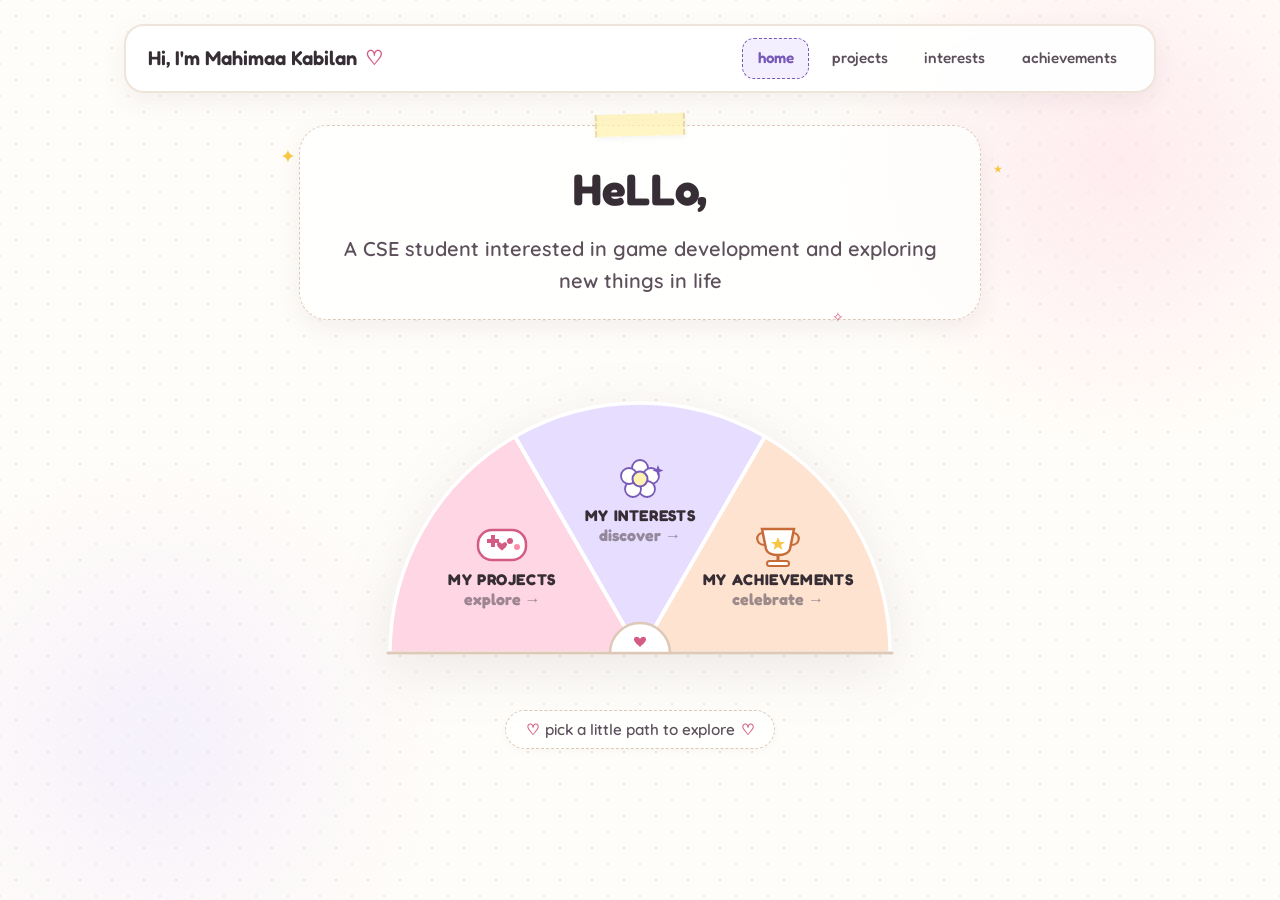
<file: index.html>
<!DOCTYPE html>
<html lang="en">

<head>
  <meta charset="UTF-8">
  <meta name="viewport" content="width=device-width, initial-scale=1.0">
  <title>maimaa's little world ♡ | Game Developer & Creative Explorer</title>
  <meta name="description"
    content="Welcome to Maimaa's portfolio! A computer science student and game developer creating playful, dreamy interactive experiences.">
  <link rel="stylesheet" href="css/style.css">
</head>

<body>

  <!-- Main Scrapbook Container -->
  <div class="page-container">

    <!-- Top Navigation Bar -->
    <header class="site-header">
      <nav class="nav-container" aria-label="Main Navigation">
        <a href="index.html" class="brand-title" aria-label="Maimaa's portfolio homepage">
          <span>Hi, I'm Mahimaa Kabilan</span>
          <span class="brand-heart" aria-hidden="true">♡</span>
        </a>

        <ul class="nav-links">
          <li><a href="index.html" class="active" aria-current="page">home</a></li>
          <li><a href="projects.html">projects</a></li>
          <li><a href="interests.html">interests</a></li>
          <li><a href="achievements.html">achievements</a></li>
        </ul>
      </nav>
    </header>

    <!-- Main Content Area -->
    <main>
      <!-- Hero Greeting Section -->
      <section class="hero-section" aria-labelledby="hero-title">
        <div class="greeting-card">
          <!-- Scrapbook Washi Tape Effect -->
          <div class="washi-tape" aria-hidden="true"></div>

          <!-- Decorative Floating Sparkles -->
          <span class="floating-star star-left" aria-hidden="true">✦</span>
          <span class="floating-star star-right" aria-hidden="true">⋆</span>
          <span class="floating-star star-mini" aria-hidden="true">✧</span>

          <h1 id="hero-title" class="hero-title">HeLLo,</h1>
          <p class="hero-subtitle">A CSE student interested in game development and exploring new things in life</p>
        </div>

        <!-- Semicircular Navigation Component -->
        <section class="semicircle-wrapper" aria-label="Interactive Portfolio Pathways">
          <div class="semicircle-svg-container">
            <svg class="semicircle-svg" viewBox="0 0 600 300" role="img" xmlns="http://www.w3.org/2000/svg"
              xmlns:xlink="http://www.w3.org/1999/xlink"
              aria-label="Semicircular navigation divided into three sections: My Projects, My Interests, and My Achievements">
              <defs>
                <!-- Drop Shadows and Filters -->
                <filter id="softGlow" x="-20%" y="-20%" width="140%" height="140%">
                  <feDropShadow dx="0" dy="6" stdDeviation="6" flood-color="#775AB8" flood-opacity="0.15" />
                </filter>
              </defs>

              <!-- ==============================================
                   SECTOR 1: MY PROJECTS (Left: 180° to 120°)
                   Pastel Pink
                   ============================================== -->
              <a href="projects.html" xlink:href="projects.html" class="sector-link sector-projects" role="link"
                aria-label="Navigate to My Projects: game development and creative code" tabindex="0">
                <!-- Semicircle Sector Path (R=250, Center=(300, 270)) -->
                <path class="sector-path" d="M 300 270 L 50 270 A 250 250 0 0 1 175 53.5 Z" />

                <!-- Game Controller Icon -->
                <g class="sector-icon" transform="translate(162, 162)">
                  <!-- Gamepad Body -->
                  <rect x="-24" y="-15" width="48" height="30" rx="14" fill="#FFFFFF" stroke="#D45B82"
                    stroke-width="2.5" />
                  <!-- D-Pad (Left) -->
                  <path
                    d="M -15 -6 L -11 -6 L -11 -10 L -7 -10 L -7 -6 L -3 -6 L -3 -2 L -7 -2 L -7 2 L -11 2 L -11 -2 L -15 -2 Z"
                    fill="#D45B82" />
                  <!-- Action Buttons (Right) -->
                  <circle cx="8" cy="-4" r="3" fill="#D45B82" />
                  <circle cx="15" cy="2" r="3" fill="#FF8BA7" />
                  <!-- Center Heart Badge -->
                  <path
                    d="M 0 -1 C -1.5 -3.5 -4.5 -3.5 -5 -1 C -5.5 1.5 -1.5 4 0 5.5 C 1.5 4 5.5 1.5 5 -1 C 4.5 -3.5 1.5 -3.5 0 -1 Z"
                    fill="#D45B82" />
                </g>

                <!-- Title & Arrow -->
                <text class="sector-title" x="162" y="202" text-anchor="middle">MY PROJECTS</text>
                <text class="sector-arrow" x="162" y="222" text-anchor="middle">explore →</text>
              </a>

              <!-- ==============================================
                   SECTOR 2: MY INTERESTS (Center: 120° to 60°)
                   Pastel Lavender
                   ============================================== -->
              <a href="interests.html" xlink:href="interests.html" class="sector-link sector-interests" role="link"
                aria-label="Navigate to My Interests: art, music, code, and creative hobbies" tabindex="0">
                <!-- Semicircle Sector Path -->
                <path class="sector-path" d="M 300 270 L 175 53.5 A 250 250 0 0 1 425 53.5 Z" />

                <!-- Flower & Sparkle Icon -->
                <g class="sector-icon" transform="translate(300, 96)">
                  <!-- Flower Petals -->
                  <circle cx="0" cy="-11" r="8" fill="#FFFFFF" stroke="#775AB8" stroke-width="1.8" />
                  <circle cx="11" cy="-3" r="8" fill="#FFFFFF" stroke="#775AB8" stroke-width="1.8" />
                  <circle cx="7" cy="10" r="8" fill="#FFFFFF" stroke="#775AB8" stroke-width="1.8" />
                  <circle cx="-7" cy="10" r="8" fill="#FFFFFF" stroke="#775AB8" stroke-width="1.8" />
                  <circle cx="-11" cy="-3" r="8" fill="#FFFFFF" stroke="#775AB8" stroke-width="1.8" />
                  <!-- Center Core -->
                  <circle cx="0" cy="0" r="7.5" fill="#FFF2B2" stroke="#775AB8" stroke-width="2" />
                  <!-- Twinkle Stars -->
                  <path d="M 18 -14 L 19.5 -10 L 23.5 -8.5 L 19.5 -7 L 18 -3 L 16.5 -7 L 12.5 -8.5 L 16.5 -10 Z"
                    fill="#775AB8" />
                </g>

                <!-- Title & Arrow -->
                <text class="sector-title" x="300" y="138" text-anchor="middle">MY INTERESTS</text>
                <text class="sector-arrow" x="300" y="158" text-anchor="middle">discover →</text>
              </a>

              <!-- ==============================================
                   SECTOR 3: MY ACHIEVEMENTS (Right: 60° to 0°)
                   Pastel Peach
                   ============================================== -->
              <a href="achievements.html" xlink:href="achievements.html" class="sector-link sector-achievements"
                role="link" aria-label="Navigate to My Achievements: game jams, awards, and milestones" tabindex="0">
                <!-- Semicircle Sector Path -->
                <path class="sector-path" d="M 300 270 L 425 53.5 A 250 250 0 0 1 550 270 Z" />

                <!-- Trophy & Star Icon -->
                <g class="sector-icon" transform="translate(438, 162)">
                  <!-- Trophy Cup -->
                  <path d="M -16 -16 L 16 -16 L 12 4 C 10 12 -10 12 -12 4 Z" fill="#FFFFFF" stroke="#C76B37"
                    stroke-width="2.5" />
                  <!-- Trophy Handles -->
                  <path d="M -15 -12 C -23 -12 -23 0 -13 0" fill="none" stroke="#C76B37" stroke-width="2.2"
                    stroke-linecap="round" />
                  <path d="M 15 -12 C 23 -12 23 0 13 0" fill="none" stroke="#C76B37" stroke-width="2.2"
                    stroke-linecap="round" />
                  <!-- Stem & Base -->
                  <line x1="0" y1="10" x2="0" y2="16" stroke="#C76B37" stroke-width="3" />
                  <rect x="-11" y="16" width="22" height="5" rx="2.5" fill="#FFFFFF" stroke="#C76B37"
                    stroke-width="2" />
                  <!-- Star Emblem in Cup -->
                  <path d="M 0 -8 L 2 -3 L 7 -3 L 3 0 L 4.5 5 L 0 2 L -4.5 5 L -3 0 L -7 -3 L -2 -3 Z" fill="#F8C646" />
                </g>

                <!-- Title & Arrow -->
                <text class="sector-title" x="438" y="202" text-anchor="middle">MY ACHIEVEMENTS</text>
                <text class="sector-arrow" x="438" y="222" text-anchor="middle">celebrate →</text>
              </a>

              <!-- ==============================================
                   Dividing Lines Between Sectors
                   ============================================== -->
              <line class="sector-divider" x1="300" y1="270" x2="175" y2="53.5" />
              <line class="sector-divider" x1="300" y1="270" x2="425" y2="53.5" />

              <!-- Flat Horizontal Bottom Base Line -->
              <line class="semicircle-baseline" x1="48" y1="270" x2="552" y2="270" />

              <!-- Cute Central Base Anchor Hub -->
              <path class="semicircle-hub" d="M 270 270 A 30 30 0 0 1 330 270 Z" />
              <path class="hub-heart"
                d="M 300 256 C 298.5 253 294.5 253 294 256 C 293.5 259 298.5 262 300 264 C 301.5 262 306.5 259 306 256 C 305.5 253 301.5 253 300 256 Z" />
            </svg>
          </div>

          <!-- Tiny Friendly Hint Below Semicircle -->
          <div class="semicircle-hint" role="status">
            <span>♡</span> pick a little path to explore <span>♡</span>
          </div>
        </section>
      </section>
    </main>

  </div>

  <!-- Vanilla JS -->
  <script src="js/main.js"></script>
</body>

</html>
</file>
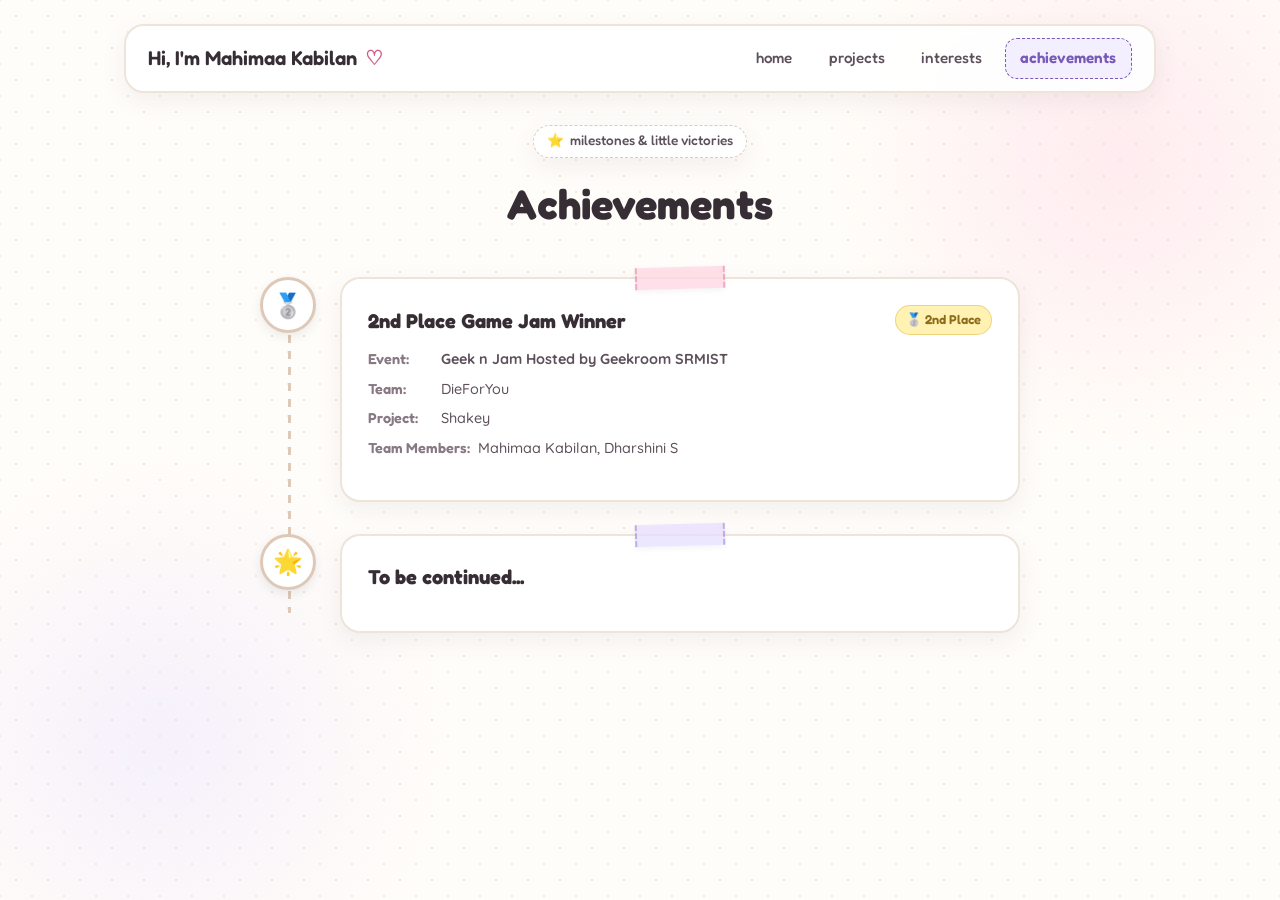
<file: achievements.html>
<!DOCTYPE html>
<html lang="en">

<head>
  <meta charset="UTF-8">
  <meta name="viewport" content="width=device-width, initial-scale=1.0">
  <title>Achievements ♡ | maimaa's little world</title>
  <meta name="description" content="Milestones, game jam awards, and creative technical achievements by Maimaa.">
  <link rel="stylesheet" href="css/style.css">
</head>

<body>

  <div class="page-container">

    <!-- Top Navigation Bar -->
    <header class="site-header">
      <nav class="nav-container" aria-label="Main Navigation">
        <a href="index.html" class="brand-title" aria-label="Maimaa's portfolio homepage">
          <span>Hi, I'm Mahimaa Kabilan</span>
          <span class="brand-heart" aria-hidden="true">♡</span>
        </a>

        <ul class="nav-links">
          <li><a href="index.html">home</a></li>
          <li><a href="projects.html">projects</a></li>
          <li><a href="interests.html">interests</a></li>
          <li><a href="achievements.html" class="active" aria-current="page">achievements</a></li>
        </ul>
      </nav>
    </header>

    <main>

      <!-- Page Header -->
      <section class="page-header">
        <div class="sparkle-badge" style="margin-bottom: 0.8rem;">
          <span>⭐</span> milestones & little victories
        </div>
        <h1 class="page-title">Achievements</h1>
      </section>

      <!-- Timeline Collection -->
      <section class="timeline-container" aria-label="Chronological achievements timeline">

        <!-- ==============================================
             ACHIEVEMENT 1: 2nd Place Game Jam Award
             ============================================== -->
        <div class="timeline-item">
          <div class="timeline-pin" aria-hidden="true">
            🥈
          </div>
          <article class="achievement-card">
            <div class="washi-tape pink" aria-hidden="true"></div>

            <div class="achievement-header">
              <h2 class="achievement-title">2nd Place Game Jam Winner</h2>
              <span class="achievement-badge">🥈 2nd Place</span>
            </div>

            <div class="achievement-meta">
              <div class="achievement-meta-item">
                <span>Event:</span>
                <strong>Geek n Jam
                  Hosted by Geekroom SRMIST</strong>
              </div>
              <div class="achievement-meta-item">
                <span>Team:</span>
                <span>DieForYou</span>
              </div>
              <div class="achievement-meta-item">
                <span>Project:</span>
                <span>Shakey</span>
              </div>
              <div class="achievement-meta-item">
                <span>Team Members:</span>
                <span>Mahimaa Kabilan, Dharshini S</span>
              </div>
            </div>

          </article>
        </div>

        <!-- ==============================================
             ACHIEVEMENT 2: Showcase / Hackathon (Placeholder)
             ============================================== -->
        <div class="timeline-item">
          <div class="timeline-pin" aria-hidden="true">
            🌟
          </div>
          <article class="achievement-card">
            <div class="washi-tape lavender" aria-hidden="true"></div>

            <div class="achievement-header">
              <h2 class="achievement-title">To be continued...</h2>
            </div>
          </article>
        </div>

      </section>

  </div>

  <script src="js/main.js"></script>
</body>

</html>
</file>
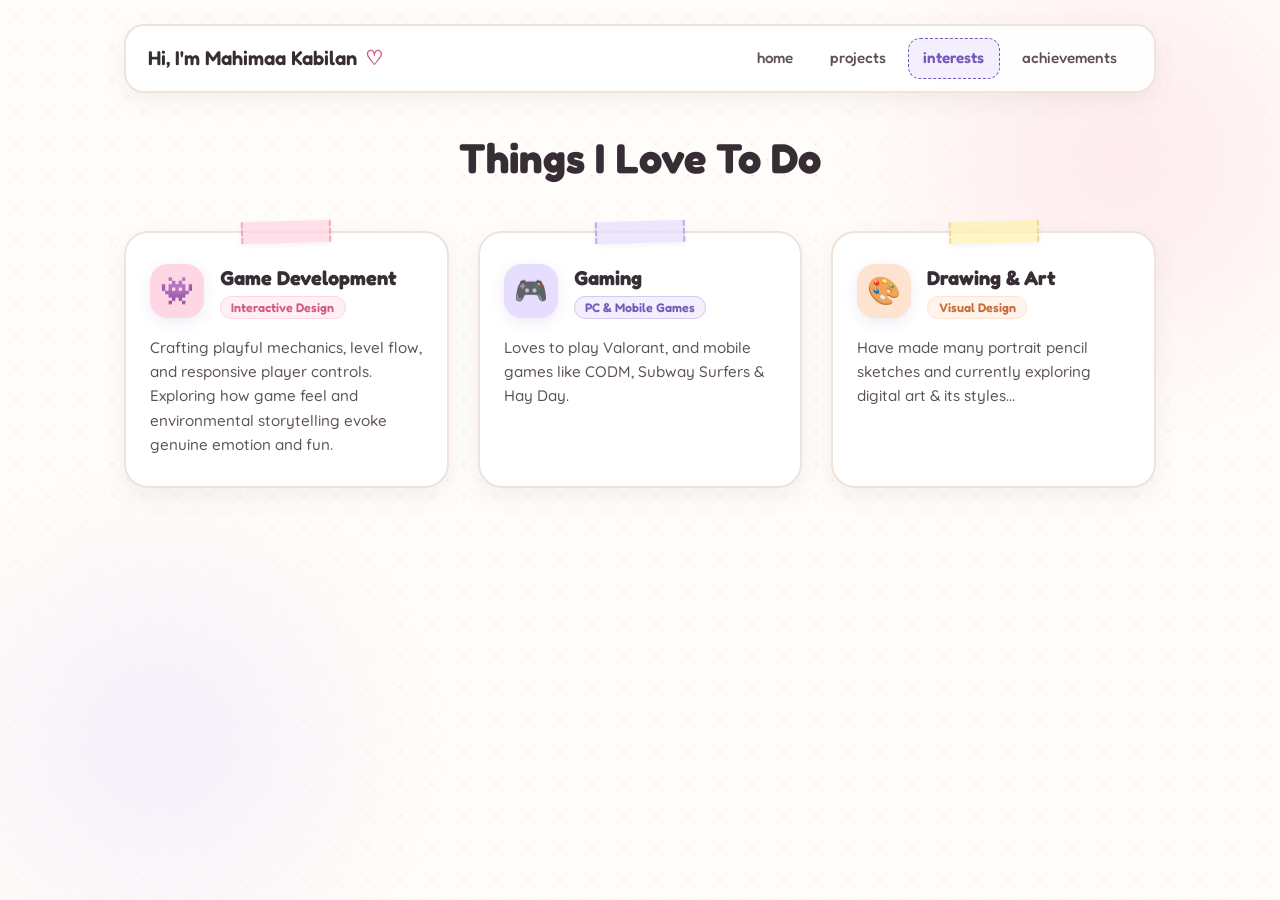
<file: interests.html>
<!DOCTYPE html>
<html lang="en">

<head>
  <meta charset="UTF-8">
  <meta name="viewport" content="width=device-width, initial-scale=1.0">
  <title>Interests ♡ | maimaa's little world</title>
  <meta name="description"
    content="Maimaa's creative interests, technical passions, and artistic hobbies spanning game dev, programming, drawing, painting, and animation.">
  <link rel="stylesheet" href="css/style.css">
</head>

<body>

  <div class="page-container">

    <!-- Top Navigation Bar -->
    <header class="site-header">
      <nav class="nav-container" aria-label="Main Navigation">
        <a href="index.html" class="brand-title" aria-label="Maimaa's portfolio homepage">
          <span>Hi, I'm Mahimaa Kabilan</span>
          <span class="brand-heart" aria-hidden="true">♡</span>
        </a>

        <ul class="nav-links">
          <li><a href="index.html">home</a></li>
          <li><a href="projects.html">projects</a></li>
          <li><a href="interests.html" class="active" aria-current="page">interests</a></li>
          <li><a href="achievements.html">achievements</a></li>
        </ul>
      </nav>
    </header>

    <main>
      <!-- Page Header -->
      <section class="page-header">
        <h1 class="page-title">Things I Love To Do</h1>
      </section>

      <!-- Interests Cards Grid -->
      <section class="interests-grid" aria-label="List of interests and passions">

        <!-- 1. Game Development -->
        <article class="interest-card">
          <div class="washi-tape pink" aria-hidden="true"></div>
          <div class="interest-card-top">
            <div class="interest-icon-circle icon-pink" aria-hidden="true">
              👾
            </div>
            <div>
              <h2 class="interest-title">Game Development</h2>
              <span class="tech-badge" style="background:#FFF0F5; color:#D45B82; border-color:#FFD6E3;">Interactive
                Design</span>
            </div>
          </div>
          <p class="interest-desc">
            Crafting playful mechanics, level flow, and responsive player controls. Exploring how game feel and
            environmental storytelling evoke genuine emotion and fun.
          </p>
        </article>

        <!-- 2. Gaming -->
        <article class="interest-card">
          <div class="washi-tape lavender" aria-hidden="true"></div>
          <div class="interest-card-top">
            <div class="interest-icon-circle icon-lavender" aria-hidden="true">
              🎮
            </div>
            <div>
              <h2 class="interest-title">Gaming</h2>
              <span class="tech-badge">PC & Mobile Games</span>
            </div>
          </div>
          <p class="interest-desc">
            Loves to play Valorant, and mobile games like CODM, Subway Surfers & Hay Day.
          </p>
        </article>

        <!-- 3. Drawing & Digital Art -->
        <article class="interest-card">
          <div class="washi-tape" aria-hidden="true"></div>
          <div class="interest-card-top">
            <div class="interest-icon-circle icon-peach" aria-hidden="true">
              🎨
            </div>
            <div>
              <h2 class="interest-title">Drawing & Art</h2>
              <span class="tech-badge" style="background:#FFF4EC; color:#C76B37; border-color:#FFE3D1;">Visual
                Design</span>
            </div>
          </div>
          <p class="interest-desc">
            Have made many portrait pencil sketches and currently exploring digital art & its styles...
          </p>
        </article>

      </section>

  </div>

  <script src="js/main.js"></script>
</body>

</html>
</file>
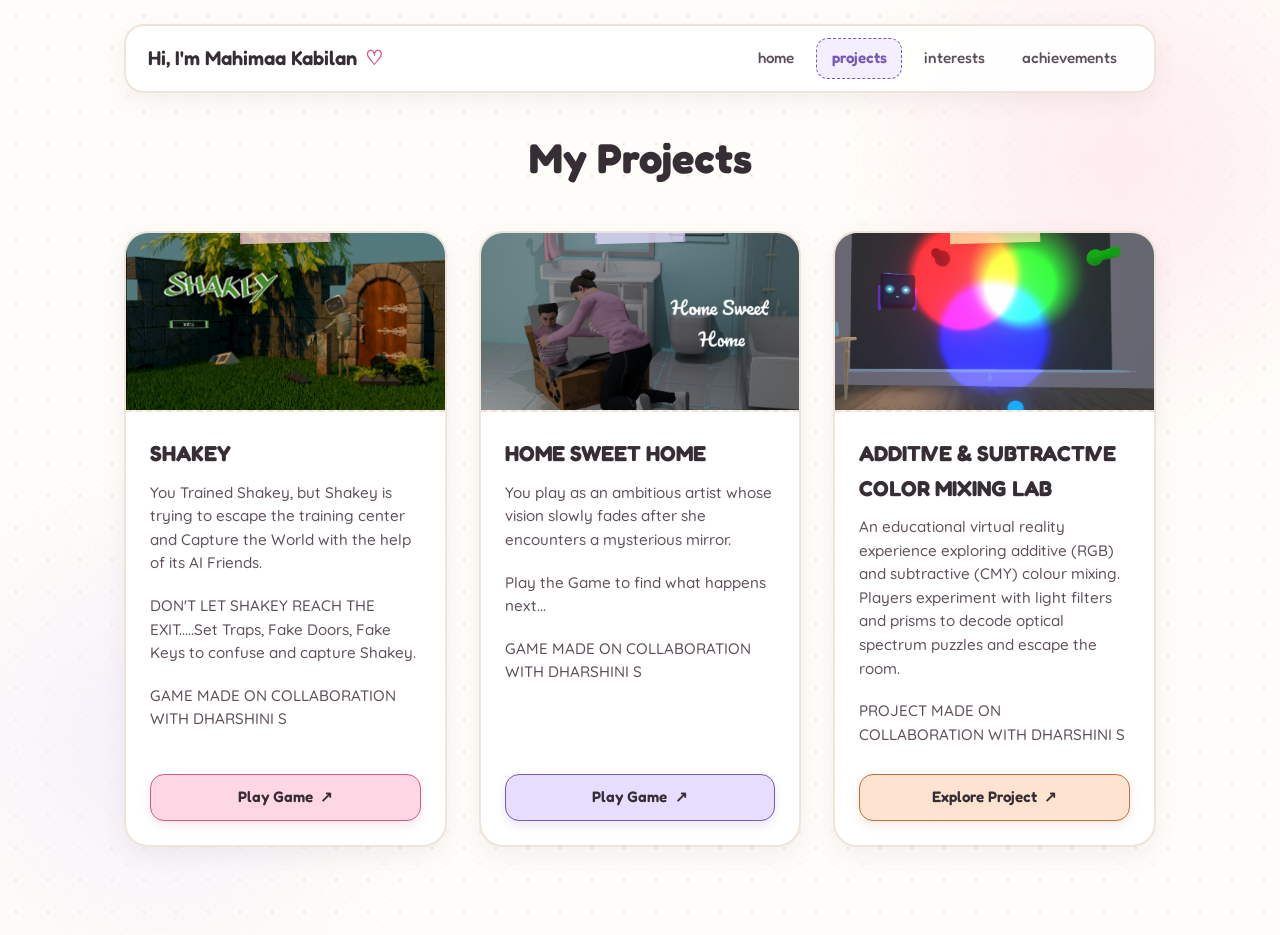
<file: projects.html>
<!DOCTYPE html>
<html lang="en">

<head>
  <meta charset="UTF-8">
  <meta name="viewport" content="width=device-width, initial-scale=1.0">
  <title>Projects ♡ | maimaa's little world</title>
  <meta name="description"
    content="Explore games and interactive experiences developed by Maimaa, including VR experiments and playful game jam creations.">
  <link rel="stylesheet" href="css/style.css">
</head>

<body>

  <div class="page-container">

    <!-- Header & Navigation Bar -->
    <header class="site-header">
      <nav class="nav-container" aria-label="Main Navigation">
        <a href="index.html" class="brand-title" aria-label="Maimaa's portfolio homepage">
          <span>Hi, I'm Mahimaa Kabilan</span>
          <span class="brand-heart" aria-hidden="true">♡</span>
        </a>

        <ul class="nav-links">
          <li><a href="index.html">home</a></li>
          <li><a href="projects.html" class="active" aria-current="page">projects</a></li>
          <li><a href="interests.html">interests</a></li>
          <li><a href="achievements.html">achievements</a></li>
        </ul>
      </nav>
    </header>

    <main>

      <!-- Page Header -->
      <section class="page-header">
        <h1 class="page-title">My Projects</h1>
      </section>

      <!-- Projects Grid -->
      <section class="projects-grid" aria-label="Project showcase list">

        <!-- ==============================================
             PROJECT 1: GAME PROJECT 01 (Placeholder)
             ============================================== -->
        <article class="project-card" aria-labelledby="proj1-title">
          <div class="washi-tape pink" aria-hidden="true"></div>

          <!-- Screenshot -->
          <div class="project-media">
            <img src="assets/Shakey.png" alt="SHAKEY Game Screenshot">
          </div>

          <div class="project-body">
            <h2 id="proj1-title" class="project-title">SHAKEY</h2>
            <p class="project-desc">
              You Trained Shakey, but Shakey is trying to escape the training center and Capture the World with the help
              of its AI Friends.
            </p>
            <p class="project-desc">
              DON'T LET SHAKEY REACH THE EXIT.....Set Traps, Fake Doors, Fake Keys to confuse and capture Shakey.
            </p>
            <p class="project-desc">
              GAME MADE ON COLLABORATION WITH DHARSHINI S
            </p>

            <!-- Action Link -->
            <div class="project-actions">
              <a href="https://vexo-oon.itch.io/shakey" target="_blank" rel="noopener noreferrer" class="btn-primary"
                aria-label="Play Game Project 01 demo (opens in new tab)">
                <span>Play Game</span>
                <span aria-hidden="true">↗</span>
              </a>
            </div>
          </div>
        </article>

        <!-- ==============================================
             PROJECT 2: HOME SWEET HOME
             ============================================== -->
        <article class="project-card" aria-labelledby="proj2-title">
          <div class="washi-tape lavender" aria-hidden="true"></div>

          <!-- Screenshot -->
          <div class="project-media">
            <img src="assets/HomeSweetHome.png" alt="HOME SWEET HOME Game Screenshot">
          </div>

          <div class="project-body">
            <h2 id="proj2-title" class="project-title">HOME SWEET HOME</h2>
            <p class="project-desc">
              You play as an ambitious artist whose vision slowly fades after she encounters a mysterious mirror.
            </p>
            <p class="project-desc">
              Play the Game to find what happens next...
            </p>
            <p class="project-desc">
              GAME MADE ON COLLABORATION WITH DHARSHINI S
            </p>

            <!-- Action Link -->
            <div class="project-actions">
              <a href="https://www.indieconnect.in/game-jams/byog-build-your-own-game-2026-mu89emkb/submissions/11174150-2ca6-42ac-9869-ac9dd66ef3fb"
                target="_blank" rel="noopener noreferrer" class="btn-primary btn-secondary"
                aria-label="Play Game Project 02 demo (opens in new tab)">
                <span>Play Game</span>
                <span aria-hidden="true">↗</span>
              </a>
            </div>
          </div>
        </article>

        <!-- ==============================================
             PROJECT 3: AR/VR COLOR-MIXING ESCAPE ROOM
             ============================================== -->
        <article class="project-card" aria-labelledby="proj3-title">
          <div class="washi-tape" aria-hidden="true"></div>

          <!-- Screenshot -->
          <div class="project-media">
            <img src="assets/ColorLab.png" alt="Additive & Subtractive Color Mixing Lab Screenshot">
          </div>

          <div class="project-body">
            <h2 id="proj3-title" class="project-title">ADDITIVE & SUBTRACTIVE COLOR MIXING LAB</h2>
            <p class="project-desc">
              An educational virtual reality experience exploring additive (RGB) and subtractive (CMY) colour mixing.
              Players experiment with light filters and prisms to decode optical spectrum puzzles and escape the room.
            </p>
            <p class="project-desc">
              PROJECT MADE ON COLLABORATION WITH DHARSHINI S
            </p>

            <!-- Action Link -->
            <div class="project-actions">
              <a href="https://drive.google.com/drive/folders/1YO-vcd_13GYO1TojCcU_wqrz5n7hhHyE?
usp=sharing" target="_blank" rel="noopener noreferrer" class="btn-primary btn-peach"
                aria-label="View AR/VR Color-Mixing Escape Room demonstration (opens in new tab)">
                <span>Explore Project</span>
                <span aria-hidden="true">↗</span>
              </a>
            </div>
          </div>
        </article>

      </section>
    </main>

  </div>

  <script src="js/main.js"></script>
</body>

</html>
</file>
<file: css/style.css>
/* ===================================================================
   maimaa's little world ♡ - Design System & Styles
   Aesthetic: Cute, dreamy, pastel scrapbook-inspired personal portfolio
   =================================================================== */

@import url('https://fonts.googleapis.com/css2?family=Fredoka:wght@400;500;600;700&family=Quicksand:wght@500;600;700&display=swap');

:root {
  /* Warm Dreamy Palette */
  --bg-cream: #FFFDF9;
  --bg-warm: #FBF6EF;
  --bg-card: #FFFFFF;
  --bg-card-subtle: #FAF5EE;

  /* Pastels for sectors & accents */
  --pastel-pink: #FFD6E3;
  --pastel-pink-hover: #FFC4D7;
  --pastel-pink-deep: #D45B82;
  --pastel-pink-soft: #FFF0F5;

  --pastel-lavender: #E7DEFF;
  --pastel-lavender-hover: #D7C7FF;
  --pastel-lavender-deep: #775AB8;
  --pastel-lavender-soft: #F4EFFF;

  --pastel-peach: #FFE3D1;
  --pastel-peach-hover: #FFD4BA;
  --pastel-peach-deep: #C76B37;
  --pastel-peach-soft: #FFF4EC;

  --pastel-butter: #FFF2B2;
  --pastel-mint: #D7F3E3;

  /* Typography & High-Contrast Neutral Ink */
  --ink-primary: #372E35;
  --ink-secondary: #5D505B;
  --ink-muted: #877884;
  --border-soft: #EFE4D9;
  --border-strong: #DEC9B8;
  --shadow-soft: 0 8px 24px rgba(93, 80, 91, 0.08);
  --shadow-float: 0 12px 32px rgba(93, 80, 91, 0.12);
  --shadow-sticker: 0 4px 14px rgba(119, 90, 184, 0.12);

  /* Fonts */
  --font-heading: 'Fredoka', -apple-system, BlinkMacSystemFont, "Segoe UI", Roboto, cursive, sans-serif;
  --font-body: 'Quicksand', -apple-system, BlinkMacSystemFont, "Segoe UI", Roboto, sans-serif;

  /* Transitions */
  --transition-fast: 0.18s ease;
  --transition-normal: 0.28s cubic-bezier(0.34, 1.56, 0.64, 1);
  --transition-smooth: 0.3s ease;
}

/* Base Resets */
*, *::before, *::after {
  box-sizing: border-box;
  margin: 0;
  padding: 0;
}

html {
  font-size: 16px;
  scroll-behavior: smooth;
}

body {
  background-color: var(--bg-cream);
  background-image: 
    radial-gradient(#F0E3D3 1px, transparent 1px),
    radial-gradient(#F5EADB 1px, var(--bg-cream) 1px);
  background-size: 32px 32px;
  background-position: 0 0, 16px 16px;
  color: var(--ink-primary);
  font-family: var(--font-body);
  font-weight: 500;
  line-height: 1.6;
  min-height: 100vh;
  display: flex;
  flex-direction: column;
  overflow-x: hidden;
  position: relative;
}

/* Subtle decorative paper ambient glow */
body::before {
  content: "";
  position: fixed;
  top: -10vw;
  right: -10vw;
  width: 45vw;
  height: 45vw;
  background: radial-gradient(circle, rgba(255, 214, 227, 0.45) 0%, rgba(255, 253, 249, 0) 70%);
  pointer-events: none;
  z-index: 0;
}

body::after {
  content: "";
  position: fixed;
  bottom: -10vw;
  left: -10vw;
  width: 45vw;
  height: 45vw;
  background: radial-gradient(circle, rgba(231, 222, 255, 0.4) 0%, rgba(255, 253, 249, 0) 70%);
  pointer-events: none;
  z-index: 0;
}

/* Selection */
::selection {
  background-color: var(--pastel-pink);
  color: var(--ink-primary);
}

/* Focus Visible Accessibility */
:focus-visible {
  outline: 3px solid var(--pastel-lavender-deep);
  outline-offset: 3px;
  border-radius: 6px;
}

/* Page Wrapper with Subtle Entrance Transition */
.page-container {
  width: 100%;
  max-width: 1080px;
  margin: 0 auto;
  padding: 1.5rem 1.5rem 3.5rem;
  flex: 1;
  position: relative;
  z-index: 1;
  animation: pageFadeIn 0.4s ease-out;
}

@keyframes pageFadeIn {
  from {
    opacity: 0;
    transform: translateY(8px);
  }
  to {
    opacity: 1;
    transform: translateY(0);
  }
}

/* ===================================================================
   Scrapbook Details & Utilities
   =================================================================== */
.washi-tape {
  position: absolute;
  top: -12px;
  left: 50%;
  transform: translateX(-50%) rotate(-1.5deg);
  width: 90px;
  height: 22px;
  background: rgba(255, 242, 178, 0.75);
  box-shadow: 0 2px 6px rgba(0, 0, 0, 0.05);
  border-left: 2px dashed rgba(220, 200, 140, 0.6);
  border-right: 2px dashed rgba(220, 200, 140, 0.6);
  pointer-events: none;
  z-index: 2;
}

.washi-tape.pink {
  background: rgba(255, 214, 227, 0.75);
  border-color: rgba(212, 91, 130, 0.4);
}

.washi-tape.lavender {
  background: rgba(231, 222, 255, 0.75);
  border-color: rgba(119, 90, 184, 0.4);
}

.sparkle-badge {
  display: inline-flex;
  align-items: center;
  gap: 0.35rem;
  background: #FFF;
  border: 1.5px dashed var(--border-strong);
  padding: 0.3rem 0.85rem;
  border-radius: 999px;
  font-family: var(--font-heading);
  font-size: 0.85rem;
  color: var(--ink-secondary);
  box-shadow: var(--shadow-soft);
}

/* ===================================================================
   Navigation Bar
   =================================================================== */
.site-header {
  margin-bottom: 2rem;
  position: relative;
  z-index: 10;
}

.nav-container {
  display: flex;
  justify-content: space-between;
  align-items: center;
  flex-wrap: wrap;
  gap: 1rem;
  background: rgba(255, 255, 255, 0.88);
  backdrop-filter: blur(8px);
  -webkit-backdrop-filter: blur(8px);
  border: 2px solid var(--border-soft);
  border-radius: 20px;
  padding: 0.75rem 1.4rem;
  box-shadow: var(--shadow-soft);
}

.brand-title {
  display: flex;
  align-items: center;
  gap: 0.5rem;
  font-family: var(--font-heading);
  font-size: 1.25rem;
  font-weight: 600;
  color: var(--ink-primary);
  text-decoration: none;
  transition: transform var(--transition-normal), color var(--transition-fast);
}

.brand-title:hover {
  transform: scale(1.03);
  color: var(--pastel-pink-deep);
}

.brand-heart {
  color: var(--pastel-pink-deep);
  display: inline-block;
  animation: gentlePulse 2.4s infinite ease-in-out;
}

@keyframes gentlePulse {
  0%, 100% { transform: scale(1); }
  50% { transform: scale(1.18); }
}

.nav-links {
  display: flex;
  align-items: center;
  gap: 0.5rem;
  list-style: none;
}

.nav-links a {
  display: inline-flex;
  align-items: center;
  gap: 0.35rem;
  padding: 0.45rem 0.9rem;
  border-radius: 12px;
  font-family: var(--font-heading);
  font-size: 0.95rem;
  font-weight: 500;
  color: var(--ink-secondary);
  text-decoration: none;
  transition: all var(--transition-fast);
}

.nav-links a:hover {
  background-color: var(--pastel-pink-soft);
  color: var(--pastel-pink-deep);
  transform: translateY(-2px);
}

.nav-links a.active {
  background-color: var(--pastel-lavender-soft);
  color: var(--pastel-lavender-deep);
  font-weight: 600;
  border: 1px dashed var(--pastel-lavender-deep);
}

.back-home-badge {
  display: inline-flex;
  align-items: center;
  gap: 0.4rem;
  background-color: #FFFFFF;
  border: 1.5px solid var(--border-strong);
  color: var(--ink-primary);
  font-family: var(--font-heading);
  font-size: 0.9rem;
  padding: 0.45rem 1rem;
  border-radius: 999px;
  text-decoration: none;
  box-shadow: 0 2px 8px rgba(0, 0, 0, 0.04);
  transition: all var(--transition-normal);
}

.back-home-badge:hover {
  background-color: var(--pastel-peach-soft);
  border-color: var(--pastel-peach-deep);
  color: var(--pastel-peach-deep);
  transform: translateX(-3px);
}

/* ===================================================================
   Homepage Hero & Main Greeting
   =================================================================== */
.hero-section {
  text-align: center;
  margin-top: 1rem;
  margin-bottom: 2rem;
  position: relative;
}

.greeting-card {
  display: inline-block;
  background: rgba(255, 255, 255, 0.7);
  border: 1.5px dashed var(--border-strong);
  border-radius: 28px;
  padding: 1.8rem 2.5rem 1.4rem;
  box-shadow: var(--shadow-soft);
  margin-bottom: 2rem;
  position: relative;
}

.hero-title {
  font-family: var(--font-heading);
  font-size: clamp(1.9rem, 4.5vw, 2.75rem);
  font-weight: 700;
  color: var(--ink-primary);
  margin-bottom: 0.5rem;
  letter-spacing: -0.01em;
}

.hero-subtitle {
  font-family: var(--font-body);
  font-size: clamp(1.05rem, 2.3vw, 1.25rem);
  color: var(--ink-secondary);
  font-weight: 600;
  max-width: 600px;
  margin: 0 auto;
}

/* Decorative stars around greeting */
.floating-star {
  position: absolute;
  color: #F8C646;
  font-size: 1.2rem;
  pointer-events: none;
  user-select: none;
  animation: floatDrift 4s ease-in-out infinite alternate;
}

.star-left {
  top: 15px;
  left: -20px;
  animation-delay: 0.2s;
}

.star-right {
  top: 25px;
  right: -25px;
  font-size: 1.4rem;
  animation-delay: 1.2s;
}

.star-mini {
  bottom: -10px;
  right: 20%;
  font-size: 0.9rem;
  color: var(--pastel-pink-deep);
  animation-delay: 0.8s;
}

@keyframes floatDrift {
  0% { transform: translateY(0) rotate(0deg); }
  100% { transform: translateY(-8px) rotate(15deg); }
}

/* ===================================================================
   SEMICIRCULAR NAVIGATION COMPONENT (Hero Centerpiece)
   =================================================================== */
.semicircle-wrapper {
  margin: 1rem auto 2.5rem;
  max-width: 680px;
  display: flex;
  flex-direction: column;
  align-items: center;
  position: relative;
}

/* The SVG Semicircle Container */
.semicircle-svg-container {
  width: 100%;
  max-width: 600px;
  aspect-ratio: 600 / 330;
  position: relative;
  filter: drop-shadow(0 14px 28px rgba(93, 80, 91, 0.12));
}

.semicircle-svg {
  width: 100%;
  height: 100%;
  overflow: visible;
  display: block;
}

/* Interactive Sectors */
.sector-link {
  cursor: pointer;
  outline: none;
  text-decoration: none;
  transform-origin: 300px 300px;
  transition: transform var(--transition-normal);
}

.sector-path {
  stroke: #FFFFFF;
  stroke-width: 3.5px;
  stroke-linejoin: round;
  transition: fill var(--transition-fast), filter var(--transition-fast), stroke-width var(--transition-fast);
}

/* Sector Colors */
.sector-projects .sector-path {
  fill: var(--pastel-pink);
}

.sector-interests .sector-path {
  fill: var(--pastel-lavender);
}

.sector-achievements .sector-path {
  fill: var(--pastel-peach);
}

/* Sector Hover & Focus States */
.sector-link:hover,
.sector-link:focus-visible {
  transform: scale(1.035);
  z-index: 5;
}

.sector-projects:hover .sector-path,
.sector-projects:focus-visible .sector-path {
  fill: var(--pastel-pink-hover);
  stroke: var(--pastel-pink-deep);
  stroke-width: 4px;
  filter: drop-shadow(0 6px 14px rgba(212, 91, 130, 0.35));
}

.sector-interests:hover .sector-path,
.sector-interests:focus-visible .sector-path {
  fill: var(--pastel-lavender-hover);
  stroke: var(--pastel-lavender-deep);
  stroke-width: 4px;
  filter: drop-shadow(0 6px 14px rgba(119, 90, 184, 0.35));
}

.sector-achievements:hover .sector-path,
.sector-achievements:focus-visible .sector-path {
  fill: var(--pastel-peach-hover);
  stroke: var(--pastel-peach-deep);
  stroke-width: 4px;
  filter: drop-shadow(0 6px 14px rgba(199, 107, 55, 0.35));
}

/* Arrow in Sector: revealed & animated on hover */
.sector-arrow {
  opacity: 0.6;
  transform: translateX(0);
  transition: opacity var(--transition-fast), transform var(--transition-normal);
  font-family: var(--font-heading);
  font-weight: 700;
  font-size: 16px;
  fill: var(--ink-secondary);
}

.sector-link:hover .sector-arrow,
.sector-link:focus-visible .sector-arrow {
  opacity: 1;
  transform: translateX(4px);
  fill: var(--ink-primary);
}

/* Sector Typography & Icons */
.sector-title {
  font-family: var(--font-heading);
  font-weight: 700;
  font-size: 15.5px;
  letter-spacing: 0.04em;
  fill: var(--ink-primary);
  user-select: none;
  pointer-events: none;
}

.sector-icon {
  user-select: none;
  pointer-events: none;
  transition: transform var(--transition-normal);
}

.sector-link:hover .sector-icon,
.sector-link:focus-visible .sector-icon {
  transform: scale(1.15);
}

/* Semicircle Decorative Center Hub */
.semicircle-hub {
  fill: #FFFFFF;
  stroke: var(--border-strong);
  stroke-width: 2.5px;
}

.hub-heart {
  fill: var(--pastel-pink-deep);
}

/* Dividing Lines */
.sector-divider {
  stroke: #FFFFFF;
  stroke-width: 3.5px;
  stroke-linecap: round;
  pointer-events: none;
}

/* Semicircle Flat Base Line */
.semicircle-baseline {
  stroke: var(--border-strong);
  stroke-width: 3px;
  stroke-linecap: round;
}

/* Hint text below semicircle */
.semicircle-hint {
  margin-top: 0.75rem;
  font-family: var(--font-body);
  font-size: 0.95rem;
  font-weight: 600;
  color: var(--ink-secondary);
  background: rgba(255, 255, 255, 0.85);
  border: 1px dashed var(--border-strong);
  padding: 0.4rem 1.2rem;
  border-radius: 999px;
  box-shadow: 0 2px 8px rgba(0, 0, 0, 0.03);
  display: inline-flex;
  align-items: center;
  gap: 0.4rem;
}

.semicircle-hint span {
  color: var(--pastel-pink-deep);
}

/* Mini About Sticky Note */
.about-sticky {
  margin: 3rem auto 1rem;
  max-width: 580px;
  background: #FFFDF4;
  border: 2px solid var(--border-soft);
  border-radius: 20px;
  padding: 1.6rem 2rem;
  position: relative;
  box-shadow: var(--shadow-soft);
  text-align: left;
}

.sticky-header {
  display: flex;
  align-items: center;
  gap: 0.5rem;
  margin-bottom: 0.75rem;
}

.sticky-title {
  font-family: var(--font-heading);
  font-size: 1.15rem;
  font-weight: 600;
  color: var(--ink-primary);
}

.sticky-body {
  font-size: 0.98rem;
  color: var(--ink-secondary);
  line-height: 1.65;
}

/* ===================================================================
   Subpage Headers & Hero Banners
   =================================================================== */
.page-header {
  text-align: center;
  margin-bottom: 2.5rem;
  position: relative;
}

.page-header .page-title {
  font-family: var(--font-heading);
  font-size: clamp(2rem, 4vw, 2.6rem);
  font-weight: 700;
  color: var(--ink-primary);
  margin-bottom: 0.5rem;
}

.page-header .page-description {
  font-size: 1.1rem;
  color: var(--ink-secondary);
  max-width: 620px;
  margin: 0 auto;
}

/* Breadcrumb Bar */
.breadcrumb-bar {
  display: flex;
  align-items: center;
  gap: 0.5rem;
  font-family: var(--font-heading);
  font-size: 0.9rem;
  color: var(--ink-muted);
  margin-bottom: 1.5rem;
}

.breadcrumb-bar a {
  color: var(--ink-secondary);
  text-decoration: none;
  transition: color var(--transition-fast);
}

.breadcrumb-bar a:hover {
  color: var(--pastel-pink-deep);
}

.breadcrumb-separator {
  color: var(--border-strong);
}

/* ===================================================================
   PROJECTS PAGE STYLING
   =================================================================== */
.projects-grid {
  display: grid;
  grid-template-columns: repeat(auto-fit, minmax(310px, 1fr));
  gap: 2rem;
  margin-bottom: 2rem;
}

.project-card {
  background: var(--bg-card);
  border: 2px solid var(--border-soft);
  border-radius: 24px;
  overflow: hidden;
  box-shadow: var(--shadow-soft);
  display: flex;
  flex-direction: column;
  position: relative;
  transition: transform var(--transition-normal), box-shadow var(--transition-smooth);
}

.project-card:hover {
  transform: translateY(-6px);
  box-shadow: var(--shadow-float);
  border-color: var(--border-strong);
}

/* Visual Media Container */
.project-media {
  width: 100%;
  aspect-ratio: 16 / 9;
  background: var(--bg-card-subtle);
  border-bottom: 2px dashed var(--border-soft);
  position: relative;
  overflow: hidden;
  display: flex;
  align-items: center;
  justify-content: center;
}

.project-media img {
  width: 100%;
  height: 100%;
  object-fit: cover;
}

/* Media Placeholder SVG/Art */
.media-placeholder-art {
  display: flex;
  flex-direction: column;
  align-items: center;
  justify-content: center;
  padding: 1.5rem;
  text-align: center;
  gap: 0.5rem;
  color: var(--ink-muted);
}

.media-placeholder-icon {
  font-size: 2.2rem;
}

.media-placeholder-tag {
  font-family: var(--font-heading);
  font-size: 0.8rem;
  background: rgba(255, 255, 255, 0.9);
  border: 1px dashed var(--border-strong);
  padding: 0.2rem 0.6rem;
  border-radius: 8px;
  color: var(--ink-secondary);
}

/* Project Content */
.project-body {
  padding: 1.5rem;
  display: flex;
  flex-direction: column;
  flex: 1;
}

.project-title {
  font-family: var(--font-heading);
  font-size: 1.35rem;
  font-weight: 700;
  color: var(--ink-primary);
  margin-bottom: 0.6rem;
}

.project-desc {
  font-size: 0.95rem;
  color: var(--ink-secondary);
  line-height: 1.55;
  margin-bottom: 1.2rem;
}

/* Project Metadata Sections */
.project-section-heading {
  font-family: var(--font-heading);
  font-size: 0.85rem;
  font-weight: 600;
  text-transform: uppercase;
  letter-spacing: 0.05em;
  color: var(--ink-muted);
  margin-bottom: 0.4rem;
}

/* Tech Badges */
.tech-badges-list {
  display: flex;
  flex-wrap: wrap;
  gap: 0.4rem;
  margin-bottom: 1.1rem;
}

.tech-badge {
  background: var(--pastel-lavender-soft);
  border: 1px solid rgba(119, 90, 184, 0.25);
  color: var(--pastel-lavender-deep);
  font-family: var(--font-heading);
  font-size: 0.78rem;
  font-weight: 600;
  padding: 0.2rem 0.65rem;
  border-radius: 999px;
}

/* Contribution Box */
.contribution-box {
  background: var(--bg-card-subtle);
  border-radius: 12px;
  padding: 0.75rem 0.9rem;
  margin-bottom: 1.3rem;
  font-size: 0.88rem;
  color: var(--ink-secondary);
  border-left: 3px solid var(--pastel-pink-deep);
}

/* Project Action Link */
.project-actions {
  margin-top: auto;
  padding-top: 0.5rem;
}

.btn-primary {
  display: inline-flex;
  align-items: center;
  justify-content: center;
  gap: 0.45rem;
  width: 100%;
  background: var(--pastel-pink);
  border: 1.5px solid var(--pastel-pink-deep);
  color: var(--ink-primary);
  font-family: var(--font-heading);
  font-size: 0.95rem;
  font-weight: 600;
  padding: 0.65rem 1rem;
  border-radius: 14px;
  text-decoration: none;
  cursor: pointer;
  box-shadow: 0 4px 10px rgba(212, 91, 130, 0.15);
  transition: all var(--transition-fast);
}

.btn-primary:hover {
  background: var(--pastel-pink-hover);
  transform: translateY(-2px);
  box-shadow: 0 6px 16px rgba(212, 91, 130, 0.25);
}

.btn-secondary {
  background: var(--pastel-lavender);
  border-color: var(--pastel-lavender-deep);
  box-shadow: 0 4px 10px rgba(119, 90, 184, 0.15);
}

.btn-secondary:hover {
  background: var(--pastel-lavender-hover);
  box-shadow: 0 6px 16px rgba(119, 90, 184, 0.25);
}

.btn-peach {
  background: var(--pastel-peach);
  border-color: var(--pastel-peach-deep);
  box-shadow: 0 4px 10px rgba(199, 107, 55, 0.15);
}

.btn-peach:hover {
  background: var(--pastel-peach-hover);
  box-shadow: 0 6px 16px rgba(199, 107, 55, 0.25);
}

/* Explicit Placeholder Visual Indicator */
.placeholder-tag {
  display: inline-block;
  background: #FFFBE6;
  border: 1px dashed #D4A72C;
  color: #8C6B1B;
  font-size: 0.75rem;
  font-family: monospace;
  padding: 0.15rem 0.4rem;
  border-radius: 6px;
  margin-top: 0.2rem;
  word-break: break-all;
}

/* ===================================================================
   INTERESTS PAGE STYLING
   =================================================================== */
.interests-grid {
  display: grid;
  grid-template-columns: repeat(auto-fit, minmax(280px, 1fr));
  gap: 1.8rem;
  margin-bottom: 2.5rem;
}

.interest-card {
  background: var(--bg-card);
  border: 2px solid var(--border-soft);
  border-radius: 24px;
  padding: 1.8rem 1.5rem;
  position: relative;
  box-shadow: var(--shadow-soft);
  display: flex;
  flex-direction: column;
  transition: transform var(--transition-normal), box-shadow var(--transition-smooth);
}

.interest-card:hover {
  transform: translateY(-5px);
  box-shadow: var(--shadow-float);
  border-color: var(--border-strong);
}

.interest-card-top {
  display: flex;
  align-items: center;
  gap: 1rem;
  margin-bottom: 1rem;
}

.interest-icon-circle {
  width: 54px;
  height: 54px;
  border-radius: 18px;
  display: flex;
  align-items: center;
  justify-content: center;
  font-size: 1.7rem;
  flex-shrink: 0;
  box-shadow: var(--shadow-sticker);
}

.icon-pink {
  background: var(--pastel-pink);
  color: var(--pastel-pink-deep);
}

.icon-lavender {
  background: var(--pastel-lavender);
  color: var(--pastel-lavender-deep);
}

.icon-peach {
  background: var(--pastel-peach);
  color: var(--pastel-peach-deep);
}

.icon-butter {
  background: var(--pastel-butter);
  color: #B59328;
}

.icon-mint {
  background: var(--pastel-mint);
  color: #2F7E53;
}

.interest-title {
  font-family: var(--font-heading);
  font-size: 1.25rem;
  font-weight: 700;
  color: var(--ink-primary);
}

.interest-desc {
  font-size: 0.95rem;
  color: var(--ink-secondary);
  line-height: 1.6;
}

/* ===================================================================
   ACHIEVEMENTS PAGE STYLING
   =================================================================== */
.timeline-container {
  max-width: 760px;
  margin: 0 auto 3rem;
  position: relative;
}

/* Vertical scrapbook dotted line */
.timeline-container::before {
  content: "";
  position: absolute;
  top: 10px;
  bottom: 20px;
  left: 28px;
  width: 3px;
  background: repeating-linear-gradient(to bottom, var(--border-strong), var(--border-strong) 8px, transparent 8px, transparent 16px);
  z-index: 0;
}

.timeline-item {
  position: relative;
  display: flex;
  align-items: flex-start;
  gap: 1.5rem;
  margin-bottom: 2rem;
  z-index: 1;
}

.timeline-pin {
  width: 56px;
  height: 56px;
  background: #FFFFFF;
  border: 3px solid var(--border-strong);
  border-radius: 50%;
  display: flex;
  align-items: center;
  justify-content: center;
  font-size: 1.5rem;
  box-shadow: 0 4px 12px rgba(0, 0, 0, 0.08);
  flex-shrink: 0;
  transition: transform var(--transition-normal);
}

.timeline-item:hover .timeline-pin {
  transform: scale(1.12) rotate(10deg);
}

.achievement-card {
  flex: 1;
  background: var(--bg-card);
  border: 2px solid var(--border-soft);
  border-radius: 20px;
  padding: 1.6rem;
  box-shadow: var(--shadow-soft);
  position: relative;
  transition: transform var(--transition-normal), box-shadow var(--transition-smooth);
}

.achievement-card:hover {
  transform: translateY(-4px);
  box-shadow: var(--shadow-float);
  border-color: var(--border-strong);
}

.achievement-header {
  display: flex;
  justify-content: space-between;
  align-items: flex-start;
  flex-wrap: wrap;
  gap: 0.5rem;
  margin-bottom: 0.75rem;
}

.achievement-title {
  font-family: var(--font-heading);
  font-size: 1.25rem;
  font-weight: 700;
  color: var(--ink-primary);
}

.achievement-badge {
  display: inline-flex;
  align-items: center;
  gap: 0.3rem;
  background: var(--pastel-butter);
  border: 1px solid rgba(212, 167, 44, 0.4);
  color: #8C6B1B;
  font-family: var(--font-heading);
  font-size: 0.8rem;
  font-weight: 600;
  padding: 0.25rem 0.65rem;
  border-radius: 999px;
}

.achievement-meta {
  display: flex;
  flex-direction: column;
  gap: 0.55rem;
  font-size: 0.9rem;
  color: var(--ink-secondary);
  margin-bottom: 0.95rem;
}

.achievement-meta-item {
  display: flex;
  align-items: baseline;
  gap: 0.5rem;
  line-height: 1.45;
}

.achievement-meta-item span:first-child {
  font-family: var(--font-heading);
  font-weight: 600;
  color: var(--ink-muted);
  min-width: 65px;
}

.achievement-desc {
  font-size: 0.95rem;
  color: var(--ink-secondary);
  line-height: 1.55;
}

/* ===================================================================
   Footer
   =================================================================== */
.site-footer {
  text-align: center;
  padding: 2.5rem 1rem 1.5rem;
  font-size: 0.88rem;
  color: var(--ink-muted);
  position: relative;
  z-index: 1;
}

.footer-scrapbook-note {
  display: inline-block;
  background: rgba(255, 255, 255, 0.8);
  border: 1.5px dashed var(--border-strong);
  border-radius: 999px;
  padding: 0.5rem 1.4rem;
  box-shadow: var(--shadow-soft);
  margin-bottom: 0.5rem;
}

/* ===================================================================
   RESPONSIVENESS & ACCESSIBILITY
   =================================================================== */
@media (max-width: 680px) {
  .nav-container {
    flex-direction: column;
    padding: 0.85rem 1rem;
  }

  .nav-links {
    width: 100%;
    justify-content: center;
    flex-wrap: wrap;
    gap: 0.3rem;
  }

  .hero-title {
    font-size: 1.75rem;
  }

  .greeting-card {
    padding: 1.3rem 1.2rem;
  }

  /* Make SVG semicircle adapt smoothly on smaller screens */
  .semicircle-wrapper {
    max-width: 100%;
    padding: 0 0.5rem;
  }

  .semicircle-svg-container {
    max-width: 100%;
  }

  .sector-title {
    font-size: 13.5px;
  }

  .timeline-container::before {
    left: 20px;
  }

  .timeline-pin {
    width: 44px;
    height: 44px;
    font-size: 1.2rem;
  }

  .timeline-item {
    gap: 1rem;
  }

  .achievement-card {
    padding: 1.2rem;
  }
}

/* Respect Reduced Motion Preferences */
@media (prefers-reduced-motion: reduce) {
  *, *::before, *::after {
    animation-duration: 0.01ms !important;
    animation-iteration-count: 1 !important;
    transition-duration: 0.01ms !important;
    scroll-behavior: auto !important;
  }

  .sector-link:hover,
  .sector-link:focus-visible {
    transform: none !important;
  }
}
</file>
